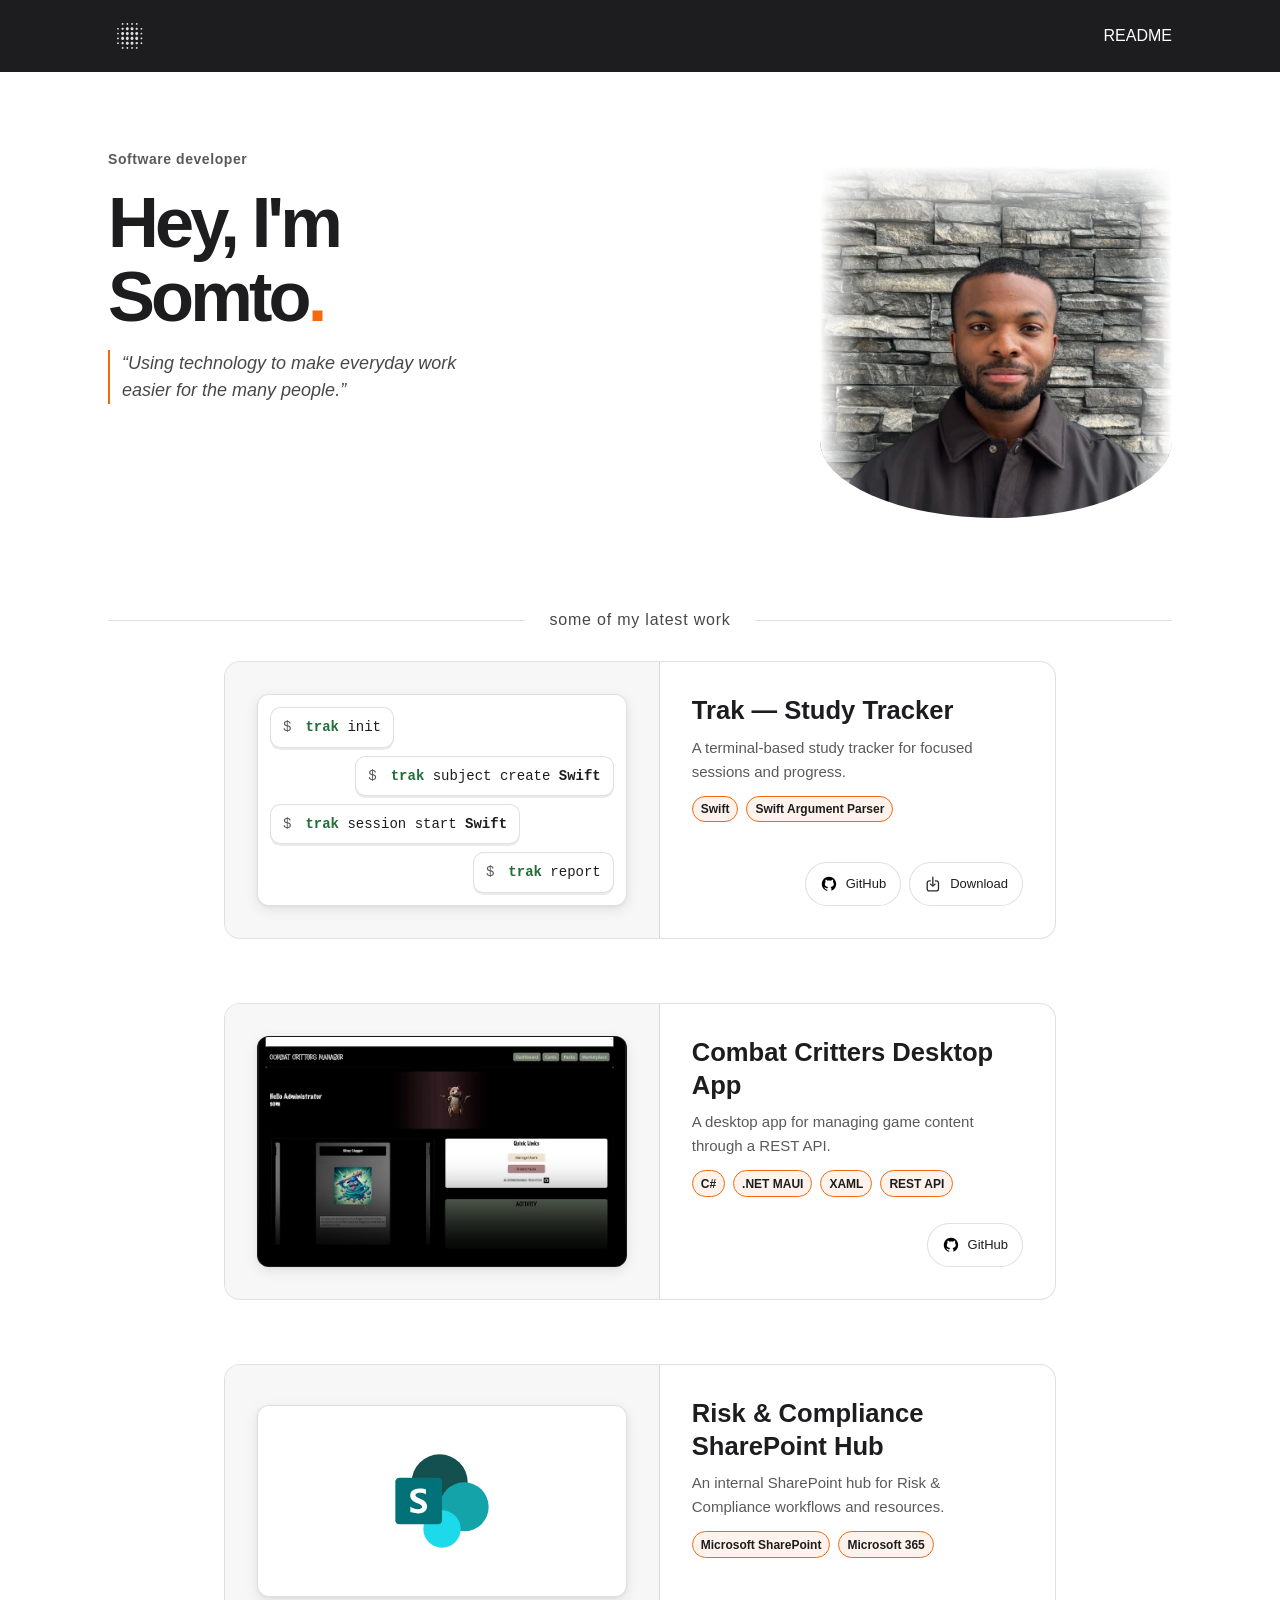
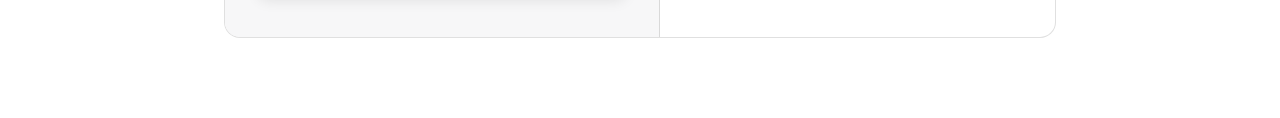
<file: index.html>
<!DOCTYPE html>
<html lang="en">
    <head>
        <link rel="stylesheet" href="css/global.css">
        <link rel="stylesheet" href="css/landing.css">
        <meta charset="UTF-8">
        <title>Somtochukwu Idafum</title>
        <meta name="viewport" content="width=device-width, initial-scale=1.0">
        <meta name="author" content="Somtochukwu Idafum">
        <meta name="description" content="Using technology to make everyday work easier for the many people.">
        <meta property="og:image" content="assets/images/headshot3.webp"/>
        <meta property="og:title" content="Somtochukwu Idafum"/>
        <meta property="og:description" content="Using technology to make everyday work easier for the many people."/>
        <meta property="og:url" content="https://somtoidafum.com" />
        <meta property="og:type" content="website" />
    </head>
    
    <body>
        <header class="home-header">
            <div class="home-header-inner">
                <a class="home-mark" href="index.html" aria-label="Somto — home">
                    <img src="assets/symbols/home-icon.svg" width="26" height="26" alt="">
                </a>
                <nav class="home-desktop-nav" aria-label="Primary navigation">
                    <a href="about.html">README</a>
                    
                </nav>
                <details class="home-mobile-menu">
                    <summary>Menu <span aria-hidden="true">＋</span></summary>
                    <nav aria-label="Primary navigation">
                        <a href="about.html">README</a>
                    </nav>
                </details>
            </div>
        </header>

        <main class="home-page site-main container">
            <section class="home-hero" aria-labelledby="home-hero-title">
                <div class="home-hero-profile">
                    <div class="home-hero-identity">
                        <p class="home-hero-tagline">Software developer</p>
                        <h1 id="home-hero-title" class="home-hero-title">Hey, I'm Somto<span>.</span></h1>
                    </div>
                    <div class="home-hero-media">
                        <img src="assets/images/headshot3.webp" width="4280" height="4292"
                            fetchpriority="high" alt="Portrait of Somtochukwu Idafum">
                    </div>
                </div>
                <blockquote class="home-hero-quote">
                    <p>“Using technology to make everyday work easier for the many people.”</p>
                </blockquote>
                <!-- <p class="home-hero-description">
                    Right now, I'm working on building an iOS app called Risk2 using <strong class="tech-highlight">Swift</strong> and <strong class="tech-highlight">SwiftUI</strong>.
                </p> -->
                <!-- <p class="home-hero-meta">Winnipeg, MB Canada</p> -->
            </section>

            <section id="featured-projects" class="featured-projects" aria-labelledby="featured-projects-title">
                <header class="featured-projects-heading">
                    <h2 id="featured-projects-title">some of my latest work</h2>
                </header>

                <article class="featured-project-card" aria-labelledby="trak-title">
                    <div class="featured-project-art" role="img" aria-label="Trak command examples: initialize a workspace, create a Swift subject, start a session, and view a report.">
                        <div class="trak-command-lines" aria-hidden="true">
                            <code><span>$</span> <span class="trak-command-name">trak</span> init</code>
                            <code><span>$</span> <span class="trak-command-name">trak</span> subject create <b>Swift</b></code>
                            <code><span>$</span> <span class="trak-command-name">trak</span> session start <b>Swift</b></code>
                            <code><span>$</span> <span class="trak-command-name">trak</span> report</code>
                        </div>
                    </div>

                    <div class="featured-project-footer">
                        <div class="featured-project-summary">
                            <!-- <p class="featured-project-category">Personal productivity project</p> -->
                            <h3 id="trak-title" class="featured-project-title">Trak — Study Tracker</h3>
                            <p class="featured-project-type">A terminal-based study tracker for focused sessions and progress.</p>
                            <ul class="featured-project-tools" aria-label="Built with">
                                <li>Swift</li>
                                <li>Swift Argument Parser</li>
                            </ul>
                        </div>
                        <div class="featured-project-actions">
                            <a href="https://github.com/idafum/Trak"
                                target="_blank" rel="noopener noreferrer"
                                aria-label="View Trak source code on GitHub" title="View on GitHub">
                                <img src="assets/symbols/github-icon.svg" alt="">
                                <span>GitHub</span>
                            </a>
                            <a href="https://github.com/idafum/Trak/releases"
                                target="_blank" rel="noopener noreferrer"
                                aria-label="Download the latest Trak release" title="Download release">
                                <img src="assets/symbols/square.and.arrow.down.svg" alt="">
                                <span>Download</span>
                            </a>
                        </div>
                    </div>
                </article>

               
                <article class="featured-project-card" aria-labelledby="combat-title">
                    <div class="featured-project-art">
                        <video class="featured-project-video" controls playsinline preload="none"
                            poster="assets/images/combat-critters-poster.jpg" width="1152" height="720"
                            aria-label="Combat Critters demo showing the administration dashboard, character cards, and pack creation">
                            <source src="assets/images/combat-critters-demo.mp4" type="video/mp4">
                            Your browser does not support embedded video.
                            <a href="assets/images/combat-critters-demo.mp4">Watch the Combat Critters demo.</a>
                        </video>
                    </div>
                    <div class="featured-project-footer">
                        <div class="featured-project-summary">
                            <!-- <p class="featured-project-category">Final university project</p> -->
                            <h3 id="combat-title" class="featured-project-title">Combat Critters Desktop App</h3>
                            <p class="featured-project-type">A desktop app for managing game content through a REST API.</p>
                            <ul class="featured-project-tools" aria-label="Built with">
                                <li>C#</li>
                                <li>.NET MAUI</li>
                                <li>XAML</li>
                                <li>REST API</li>
                            </ul>
                        </div>
                        <div class="featured-project-actions">
                            <a href="https://github.com/InternetEnemies/combatcritters-maui"
                                target="_blank" rel="noopener noreferrer"
                                aria-label="View Combat Critters desktop source code on GitHub" title="View on GitHub">
                                <img src="assets/symbols/github-icon.svg" alt="">
                                <span>GitHub</span>
                            </a>
                        </div>
                    </div>
                </article>

                 <article class="featured-project-card" aria-labelledby="sharepoint-title">
                    <div class="featured-project-art sharepoint-project-art">
                        <div class="sharepoint-logo-frame">
                            <img src="assets/symbols/sharepoint-logo.svg" width="96" height="96"
                                loading="lazy" alt="Microsoft SharePoint">
                        </div>
                    </div>
                    <div class="featured-project-footer">
                        <div class="featured-project-summary">
                            <!-- <p class="featured-project-category">Workplace process improvement project</p> -->
                            <h3 id="sharepoint-title" class="featured-project-title">Risk &amp; Compliance SharePoint Hub</h3>
                            <p class="featured-project-type">An internal SharePoint hub for Risk & Compliance workflows and resources.</p>
                            <ul class="featured-project-tools" aria-label="Built with">
                                <li>Microsoft SharePoint</li>
                                <li>Microsoft 365</li>
                            </ul>
                        </div>
                    </div>
                </article>
            </section>
        </main>
        
    </body>
</html>
</file>
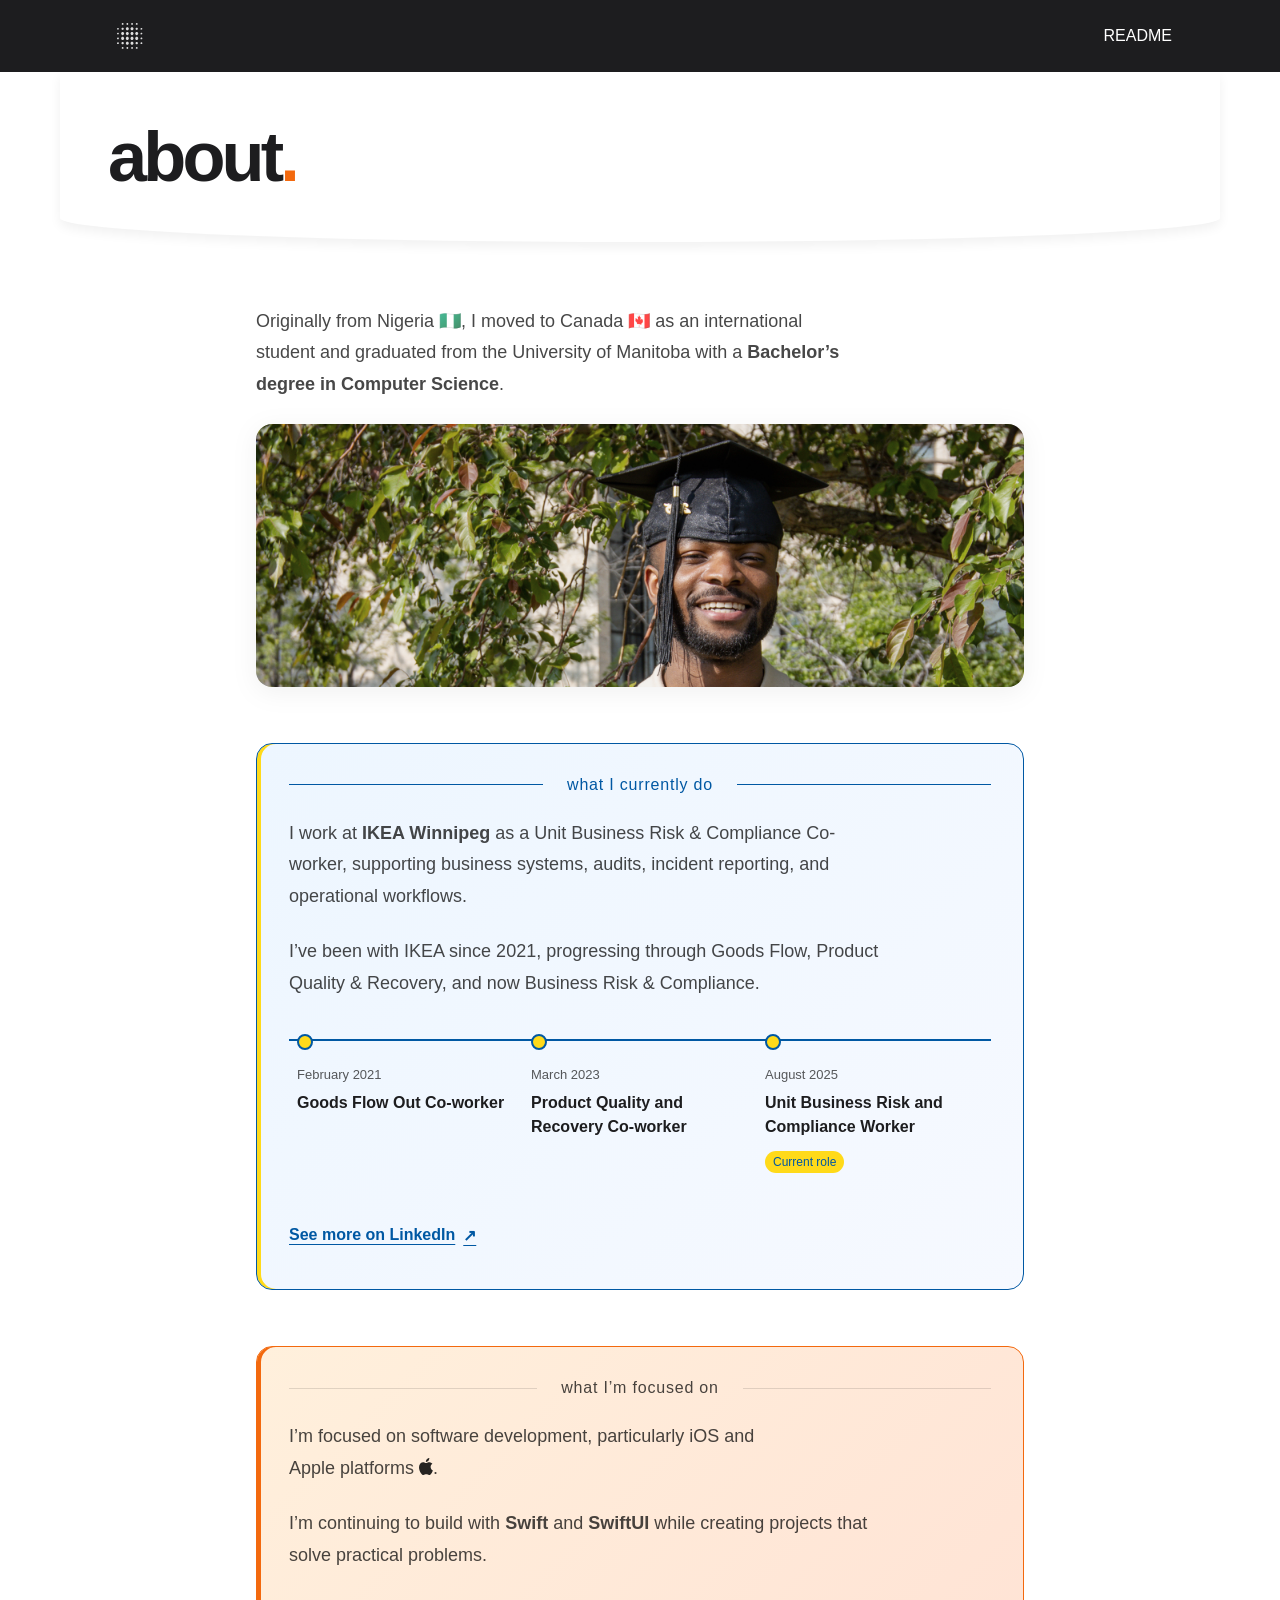
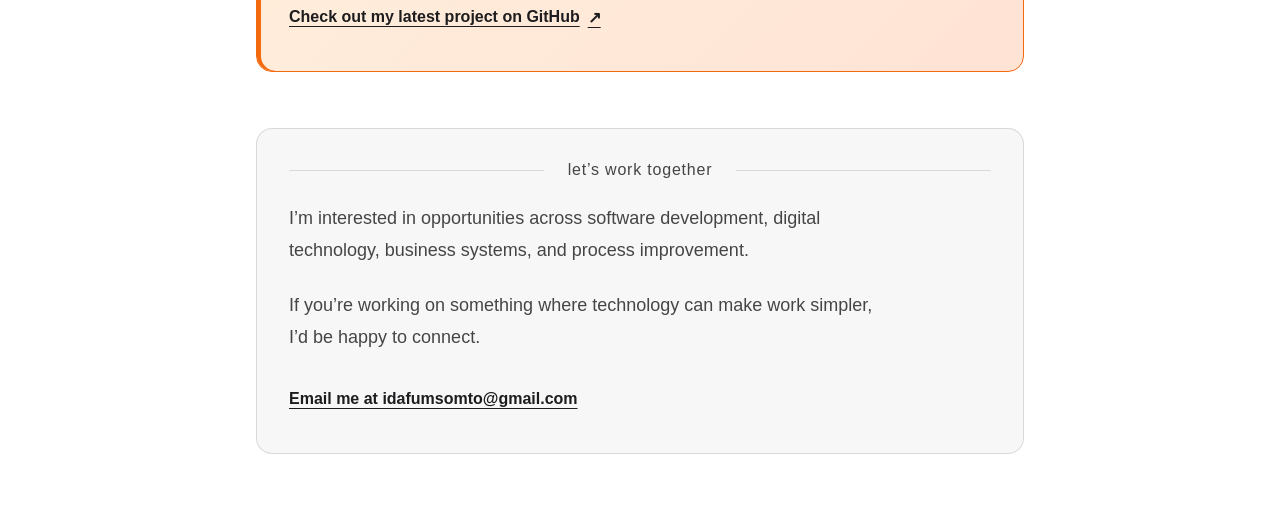
<file: about.html>
<!DOCTYPE html>
<html lang="en">
    <head>
        <link rel="stylesheet" href="css/global.css">
        <link rel="stylesheet" href="css/landing.css">
        <link rel="stylesheet" href="css/about.css">
        <meta charset="UTF-8">
        <title>About — Somtochukwu Idafum</title>
        <meta name="viewport" content="width=device-width, initial-scale=1.0">
        <meta name="author" content="Somtochukwu Idafum">
        <meta name="description" content="Using technology to make everyday work easier for the many people.">
        <meta property="og:image" content="assets/images/headshot3.webp"/>
        <meta property="og:title" content="Somtochukwu Idafum"/>
        <meta property="og:description" content="Using technology to make everyday work easier for the many people."/>
        <meta property="og:url" content="https://somtoidafum.com" />
        <meta property="og:type" content="website" />
    </head>

    <body>
        <header class="home-header">
            <div class="home-header-inner">
                <a class="home-mark" href="index.html" aria-label="Somto — home">
                    <img src="assets/symbols/home-icon.svg" width="26" height="26" alt="">
                </a>
                <nav class="home-desktop-nav" aria-label="Primary navigation">
                    <a href="about.html" aria-current="page">README</a>
                </nav>
                <details class="home-mobile-menu">
                    <summary>Menu <span aria-hidden="true">＋</span></summary>
                    <nav aria-label="Primary navigation">
                        <a href="about.html" aria-current="page">README</a>
                    </nav>
                </details>
            </div>
        </header>
        <main class="readme-page site-main container">
            <header class="readme-heading">
                <h1 class="home-hero-title">about<span>.</span></h1>
            </header>
            <div class="readme-story">
                <p>Originally from Nigeria <span aria-hidden="true">🇳🇬</span>, I moved to Canada <span aria-hidden="true">🇨🇦</span> as an international student and graduated from the University of Manitoba with a <strong>Bachelor’s degree in Computer Science</strong>.</p>
                <img class="readme-education-image" src="assets/images/about-hero.jpg"
                    width="1920" height="820" alt="Somto smiling outdoors in a graduation cap."
                    decoding="async">
                <section class="readme-work" aria-labelledby="readme-work-title">
                    <header class="featured-projects-heading">
                        <h2 id="readme-work-title">what I currently do</h2>
                    </header>
                    <p>I work at <strong>IKEA Winnipeg</strong> as a Unit Business Risk &amp; Compliance Co-worker, supporting business systems, audits, incident reporting, and operational workflows.</p>
                    <p>I’ve been with IKEA since 2021, progressing through Goods Flow, Product Quality &amp; Recovery, and now Business Risk &amp; Compliance.</p>
                    <div class="readme-timeline-scroll" role="region" aria-label="My IKEA timeline, scroll horizontally to explore" tabindex="0">
                        <ol class="readme-timeline" aria-label="Roles at IKEA">
                            <li>
                                <time datetime="2021-02">February 2021</time>
                                <h3>Goods Flow Out Co-worker</h3>
                            </li>
                            <li>
                                <time datetime="2023-03">March 2023</time>
                                <h3>Product Quality and Recovery Co-worker</h3>
                            </li>
                            <li>
                                <time datetime="2025-08">August 2025</time>
                                <h3>Unit Business Risk and Compliance Worker</h3>
                                <span class="readme-timeline-current">Current role</span>
                            </li>
                        </ol>
                    </div>
                    <a class="readme-linkedin" href="https://www.linkedin.com/in/somtochukwu-idafum-0538211a7/"
                        target="_blank" rel="noopener noreferrer">
                        See more on LinkedIn <span aria-hidden="true">↗</span>
                    </a>
                </section>
                <section class="readme-goals" aria-labelledby="readme-goals-title">
                    <header class="featured-projects-heading">
                        <h2 id="readme-goals-title">what I’m focused on</h2>
                    </header>
                    <p>I’m focused on software development, particularly iOS and <span class="readme-ios">Apple platforms <img class="readme-apple-logo" src="assets/symbols/apple.logo.svg" width="14" height="18" alt=""></span>.</p>
                    <p>I’m continuing to build with <strong>Swift</strong> and <strong>SwiftUI</strong> while creating projects that solve practical problems.</p>
                    <a class="readme-github" href="https://github.com/idafum"
                        target="_blank" rel="noopener noreferrer">
                        Check out my latest project on GitHub <span aria-hidden="true">↗</span>
                    </a>
                </section>
                <section class="readme-contact" aria-labelledby="readme-contact-title">
                    <header class="featured-projects-heading">
                        <h2 id="readme-contact-title">let’s work together</h2>
                    </header>
                    <p>I’m interested in opportunities across software development, digital technology, business systems, and process improvement.</p>
                    <p>If you’re working on something where technology can make work simpler, I’d be happy to connect.</p>
                    <a class="readme-email" href="mailto:idafumsomto@gmail.com">Email me at idafumsomto@gmail.com</a>
                </section>
            </div>
        </main>
    </body>

</html>
</file>
<file: css/global.css>
/* Contains global styles for my site*/

/* CSS Variables for consistent theming across the site */
:root {
  --font-sans: -apple-system, BlinkMacSystemFont, "Segoe UI", Roboto, sans-serif;
  --font-mono: 'SF Mono', SF Mono, Consolas, "Liberation Mono", Menlo, Courier, monospace;

  /* Colors */
  --color-page: #ffffff;
  --color-text: #000000;
  --color-text-strong: #1d1d1f;
  --color-text-medium: rgba(0, 0, 0, 0.72);
  --color-text-muted: rgba(0, 0, 0, 0.65);
  --color-text-soft: rgba(0, 0, 0, 0.58);
  --color-border: rgba(0, 0, 0, 0.08);
  --color-border-strong: rgba(0, 0, 0, 0.12);
  --color-surface: #f7f7f8;
  --color-nav-surface: #f5f5f5;
  --accent-color: #f3690e;
  --accent-color-muted: rgba(243, 105, 14, 0.08);

  /* Spacing */
  --space-1: 0.25rem;
  --space-2: 0.5rem;
  --space-3: 0.75rem;
  --space-4: 1rem;
  --space-6: 1.5rem;
  --space-8: 2rem;
  --space-12: 3rem;
  --space-16: 4rem;
  --space-20: 5rem;

  /* Radii */
  --radius-sm: 0.65rem;
  --radius-md: 0.75rem;
  --radius-lg: 1rem;
  --radius-pill: 999px;

  /* Layout */
  --container-padding: 0.5rem;
  --header-height-mobile: 60px;
  --header-height-desktop: 8vh;

  /* Typography */
  --project-title: clamp(1rem, 9vw, 2rem);
  
}

* {
    box-sizing: border-box;
    margin: 0;
    padding: 0;
}
body {
    font-family: var(--font-sans);
    min-height: 100vh;
    width: 100%;
    margin: 0 auto;
    color: var(--color-text);
    background: var(--color-page);
}

/* Global page shell shared by all pages. */
.site-main,
main {
    width: 100%;
}

/* Reserved for later page-level headings.
.page-title {
    font-family: var(--font-mono);
    font-size: 3rem;
    font-weight: 900;
    margin-top: 3rem;
}
*/

.container {
    width: 100%;
    margin-left: auto;
    margin-right: auto;
    padding-left: var(--container-padding);
    padding-right: var(--container-padding);
}

/* Header styles */
.page-header {
    position: sticky;
    top: 0;
    z-index: 10;
    border-bottom: 1px solid var(--color-border);
    min-height: var(--header-height-mobile);
    height: var(--header-height-desktop);
    background: var(--color-page);
}

/*Hidden checkbox for toggling the menu*/
.page-header #menu-toggle {
    display: none;
}

/*Flex container for header contents*/
.page-header .header-items {
    height: 100%;
    display: flex;
    z-index: 3;
    justify-content: space-between;
    padding: 0 var(--space-12) 0 var(--space-8);
    align-items: center;
    position: relative;
    background: var(--color-page);
}

/* Logo and navigation size */
#logo, #nav-icon{
    width: 1.625rem;
    height: 1.625rem;
}

.nav-button{
    cursor: pointer;
}

#nav-icon {
    transition: transform 0.5s ease;
}

.nav-menu {
    position: absolute;
    width: 100vw;
    height: auto;
    min-height: 120px;
    top: 100%;
    left: 50%;
    
    border-bottom-left-radius: 1rem;
    border-bottom-right-radius: 1rem;
    border-top: none;
    transform: translate(-50%, -100%);
    opacity: 0;
    visibility: hidden;
    transition: transform 0.5s ease, opacity 0.2s ease, visibility 0.2s ease;
    pointer-events: none;
    overflow: hidden;

    display: flex;
    flex-direction: column;
    padding: 0;
    gap: 0;
    justify-content: flex-start;
    align-items: stretch;
    background: var(--color-page);
    
}

.nav-menu a {
    display: flex;
    align-items: center;
    justify-content: center;
    width: 100%;
    padding: var(--space-4) var(--space-6);
    font-family: var(--font-mono);
    text-decoration: none;
    color: var(--color-text);
    background: var(--color-nav-surface);
    border-bottom: 1px solid var(--color-border);
}

.nav-menu a:last-child {
    border-bottom: none;
}
/* Toggle the mobile menu and rotate the menu icon. */
#menu-toggle:checked + .header-items .nav-button #nav-icon {
    transform: rotate(-180deg);
}
#menu-toggle:checked + .header-items .nav-menu {
    transform: translate(-50%, 0);
    opacity: 1;
    visibility: visible;
    pointer-events: auto;
}

@media (min-width: 768px) {
    .nav-button {
        display: none;
    }

    .nav-menu {
        position: static;
        width: auto;
        min-height: 0;
        transform: none;
        opacity: 1;
        visibility: visible;
        transition: none;
        pointer-events: auto;
        overflow: visible;

        flex-direction: row;
        align-items: center;
        gap: var(--space-8);

        background: transparent;
        border-radius: 0;
    }

    .nav-menu a {
        width: auto;
        padding: 0;
        color: var(--color-text);
        background: transparent;
        border-bottom: none;
    }

    #menu-toggle:checked + .header-items .nav-menu {
        transform: none;
    }
}
</file>
<file: css/landing.css>
/* Landing-page header and portrait-led introduction. */
html { scroll-behavior: smooth; }

.home-page {
    --home-gutter: clamp(1.25rem, 4vw, 3rem);
    --home-hero-title-font-size: clamp(1.4rem, 3vw, 2rem);
    max-width: 1160px;
    padding-inline: var(--home-gutter);
}

.home-header {
    position: sticky;
    top: 0;
    z-index: 10;
    color: #fff;
    background: var(--color-text-strong);
}

.home-header-inner {
    position: relative;
    max-width: 1160px;
    min-height: 64px;
    margin-inline: auto;
    padding-inline: clamp(1.25rem, 4vw, 3rem);
    display: flex;
    align-items: center;
    justify-content: space-between;
}

.home-mark {
    display: inline-flex;
    align-items: center;
    justify-content: center;
    min-width: 44px;
    min-height: 44px;
}

.home-mark img { display: block; filter: invert(1); }
.home-desktop-nav { display: none; }
.home-header a { color: inherit; text-decoration: none; }
.home-header a:hover { text-decoration: underline; text-underline-offset: 5px; }
.home-mobile-menu summary {
    min-height: 44px;
    display: flex;
    align-items: center;
    gap: var(--space-3);
    cursor: pointer;
    list-style: none;
    font-size: 0.9rem;
}
.home-mobile-menu summary::-webkit-details-marker { display: none; }
.home-mobile-menu summary span { font-size: 1.4rem; }
.home-mobile-menu[open] summary span { transform: rotate(45deg); }
.home-mobile-menu nav {
    position: absolute;
    top: 100%;
    inset-inline: 0;
    display: grid;
    padding: var(--space-2) var(--space-6) var(--space-4);
    background: var(--color-text-strong);
    border-top: 1px solid #444;
}
.home-mobile-menu nav a { padding: var(--space-4); }
.home-header :focus-visible,
.home-hero a:focus-visible {
    outline: 2px solid var(--accent-color);
    outline-offset: 4px;
}

.home-hero {
    /* The profile sticks within the main page as the projects scroll. */
    display: contents;
}
.home-hero-profile {
    position: sticky;
    top: 64px;
    z-index: 5;
    display: grid;
    grid-template-columns: minmax(0, 1fr) clamp(100px, 28vw, 120px);
    grid-template-areas: "identity portrait";
    align-items: center;
    gap: var(--space-6) var(--space-4);
    margin-inline: calc(-1 * var(--home-gutter));
    padding: var(--space-6) var(--home-gutter) var(--space-8);
    border-radius: 0 0 50% 50% / 0 0 1.5rem 1.5rem;
    background: var(--color-page);
    box-shadow: 0 5px 12px rgb(0 0 0 / 0.06);
}
.home-hero-identity {
    grid-area: identity;
    display: grid;
    gap: var(--space-2);
    min-width: 0;
}
.home-hero-tagline {
    font-size: 0.875rem;
    font-weight: 600;
    line-height: 1.5;
    letter-spacing: 0.04em;
    color: var(--color-text-muted);
}
.home-hero-title {
    max-width: 10ch;
    font-size: clamp(2rem, 8vw, 3rem);
    font-weight: 700;
    line-height: 1.05;
    letter-spacing: -0.055em;
    color: var(--color-text-strong);
    text-wrap: balance;
}
.home-hero-title span { color: var(--accent-color); }
.home-hero-quote {
    grid-area: quote;
    margin: var(--space-6) 0 0;
    padding-inline-start: var(--space-3);
    border-inline-start: 2px solid var(--accent-color);
    font-size: 0.9375rem;
    font-style: italic;
    line-height: 1.5;
    color: var(--color-text-medium);
    animation: home-quote-appear 650ms ease-out both;
}
@keyframes home-quote-appear {
    from { opacity: 0; transform: translateY(4px); }
    to { opacity: 1; transform: translateY(0); }
}
.home-hero-icon {
    width: 1rem;
    height: 1rem;
    vertical-align: -0.05em;
}
.home-hero-media {
    position: relative;
    grid-area: portrait;
    width: 100%;
    aspect-ratio: 1;
    border-radius: 0 0 50% 50% / 0 0 28% 28%;
    overflow: hidden;
    background: var(--color-surface);
}
/* Fade the stone backdrop into the page while retaining the curved base. */
.home-hero-media::after {
    content: "";
    position: absolute;
    inset: 0;
    pointer-events: none;
    background:
        linear-gradient(to bottom, var(--color-page), transparent 20%),
        linear-gradient(to right, var(--color-page), transparent 12%, transparent 88%, var(--color-page));
}
.home-hero-media img {
    display: block;
    width: 100%;
    height: 100%;
    object-fit: cover;
    object-position: center 75%;
  
    transform: scale(1.65);
    transform-origin: center 58%;
}

.featured-projects {
    min-height: calc(100svh - var(--header-height-mobile));
    display: grid;
    align-content: start;
    gap: var(--space-8);
    margin: var(--space-8) 0 var(--space-16);
    scroll-margin-top: 280px;
}

.featured-projects-heading {
    display: flex;
    align-items: center;
    gap: var(--space-3);
}
.featured-projects-heading::before,
.featured-projects-heading::after {
    content: "";
    flex: 1;
    height: 1px;
    background: var(--color-border-strong);
}
.featured-projects-heading h2 {
    font-family: var(--font-sans);
    font-size: 0.875rem;
    font-weight: 500;
    color: var(--color-text-medium);
    letter-spacing: 0.05em;

    text-align: center;
}

.featured-project-card {
    --featured-project-accent: var(--color-text-strong);
    display: grid;
    grid-template-columns: minmax(0, 1fr);
    border: 1px solid var(--color-border-strong);
    border-radius: var(--radius-lg);
    background: var(--color-page);
}

.featured-project-card + .featured-project-card {
    margin-block-start: clamp(1rem, 2.5vw, 2rem);
}

.featured-project-art {
    min-width: 0;
    padding: var(--space-8) clamp(1rem, 4vw, 2rem);
    border-radius: calc(var(--radius-lg) - 1px) calc(var(--radius-lg) - 1px) 0 0;
    border-bottom: 1px solid var(--color-border-strong);
    color: var(--color-text-strong);
    background: var(--color-surface);
}
.trak-command-lines {
    display: grid;
    grid-template-columns: minmax(0, 1fr);
    gap: var(--space-3);
    padding: var(--space-4);
    border: 1px solid var(--color-border-strong);
    border-radius: var(--radius-md);
    background: var(--color-page);
    box-shadow: 0 4px 14px rgb(0 0 0 / 0.09), 0 1px 3px rgb(0 0 0 / 0.05);
}
.featured-project-video {
    display: block;
    width: 100%;
    height: auto;
    aspect-ratio: 8 / 5;
    object-fit: contain;
    border: 1px solid var(--color-border-strong);
    border-radius: var(--radius-md);
    background: var(--color-text-strong);
    box-shadow: 0 4px 14px rgb(0 0 0 / 0.09), 0 1px 3px rgb(0 0 0 / 0.05);
}
.featured-project-video:focus-visible {
    outline: 2px solid var(--accent-color);
    outline-offset: 3px;
}
.trak-command-lines code {
    justify-self: start;
    max-width: 100%;
    padding: var(--space-3) var(--space-4);
    border: 1px solid var(--color-border-strong);
    border-radius: var(--radius-sm);
    background: var(--color-page);
    box-shadow: 0 2px 0 var(--color-border);
    font-family: var(--font-mono);
    font-size: clamp(0.7rem, 2.7vw, 1rem);
    line-height: 1.6;
    overflow-wrap: anywhere;
}
.trak-command-lines code:nth-child(even) { justify-self: end; }
.trak-command-lines code > span:first-child { color: var(--color-text-muted); margin-right: 0.4em; }
.trak-command-lines b { font-weight: 600; }
.trak-command-name { color: #216e3a; font-weight: 700; }
.sharepoint-project-art {
    display: grid;
    align-content: center;
}
.sharepoint-logo-frame {
    display: grid;
    place-items: center;
    min-height: 10rem;
    padding: var(--space-6);
    border: 1px solid var(--color-border-strong);
    border-radius: var(--radius-md);
    background: var(--color-page);
    box-shadow: 0 4px 14px rgb(0 0 0 / 0.09), 0 1px 3px rgb(0 0 0 / 0.05);
}
.sharepoint-logo-frame img {
    display: block;
    width: 6rem;
    height: 6rem;
}
.featured-project-title {
    font-size: clamp(1.125rem, 3vw, 1.5rem);
    line-height: 1.3;
    font-weight: 600;
    color: var(--color-text-strong);
}
.featured-project-category {
    justify-self: start;
    max-width: 100%;
    padding: 0.125rem 0.375rem;
    margin-bottom: var(--space-1);
    border: 1px solid var(--color-border-strong);
    border-radius: var(--radius-sm);
    background: var(--color-surface);
    color: var(--color-text-medium);
    font-size: 0.6875rem;
    font-weight: 600;
    line-height: 1.5;
}
.featured-project-footer {
    display: flex;
    align-items: flex-end;
    justify-content: space-between;
    gap: var(--space-3);
    padding: var(--space-4);
}
.featured-project-summary {
    min-width: 0;
    display: grid;
    gap: var(--space-1);
}
.featured-project-type {
    min-width: 0;
    font-size: 0.875rem;
    line-height: 1.5;
    color: var(--color-text-muted);
}
.featured-project-actions {
    display: flex;
    flex-shrink: 0;
    justify-content: flex-end;
    gap: var(--space-2);
}
.featured-project-tools {
    display: flex;
    flex-wrap: wrap;
    gap: var(--space-1);
    margin-top: var(--space-1);
    list-style: none;
}
.featured-project-tools li {
    padding: 0.125rem 0.375rem;
    border: 1px solid var(--accent-color);
    border-radius: var(--radius-pill);
    background: var(--accent-color-muted);
    color: var(--color-text-strong);
    font-size: 0.6875rem;
    font-weight: 600;
    line-height: 1.5;
}
.featured-project-actions a {
    width: 44px;
    height: 44px;
    display: inline-flex;
    align-items: center;
    justify-content: center;
    border: 1px solid var(--color-border-strong);
    border-radius: var(--radius-pill);
    color: var(--color-text-strong);
    text-decoration: none;
    background: var(--color-page);
    transition: transform 0.2s ease, border-color 0.2s ease;
}
.featured-project-actions img { width: 1.125rem; height: 1.125rem; display: block; }
.featured-project-actions span { display: none; }
.featured-project-actions a:hover {
    transform: translateY(-2px);
    border-color: var(--featured-project-accent);
}
.featured-project-actions a:focus-visible {
    outline: 2px solid var(--featured-project-accent);
    outline-offset: 3px;
}

@media (max-width: 767px) {
    .featured-project-card {
        width: 94%;
        max-width: 22rem;
        min-height: clamp(16rem, 40svh, 21rem);
        margin-inline: auto;
        grid-template-rows: minmax(min-content, 1fr) auto;
    }
    .featured-project-art {
        display: grid;
        align-content: center;
        padding: var(--space-4) var(--space-3);
    }
    .trak-command-lines {
        gap: var(--space-2);
        padding: var(--space-3);
    }
    .trak-command-lines code {
        padding: 0.375rem var(--space-2);
        font-size: 0.75rem;
        line-height: 1.4;
    }
    .featured-project-footer { padding: var(--space-3); gap: var(--space-2); }
    .featured-project-title { font-size: 1rem; }
    .featured-project-type { font-size: 0.8125rem; }
}

@media (min-width: 768px) {
    .home-header-inner { min-height: 72px; }
    .home-mobile-menu { display: none; }
    .home-desktop-nav { display: flex; gap: var(--space-8); }
    .home-desktop-nav a { display: inline-flex; align-items: center; min-height: 44px; }
    .home-hero {
        display: grid;
        grid-template-columns: minmax(0, 1.2fr) minmax(0, 0.8fr);
        grid-template-rows: 1fr 1fr;
        grid-template-areas: "identity portrait" "quote portrait";
        align-items: center;
        gap: var(--space-4) clamp(2rem, 5vw, 5rem);
        padding-block: clamp(3rem, 6vw, 5rem);
    }
    .home-hero-profile { display: contents; }
    .home-hero-identity { gap: var(--space-4); align-self: end; }
    .home-hero-title { font-size: clamp(3rem, 5.5vw, 4.5rem); }
    .home-hero-quote { max-width: 40ch; margin: 0; font-size: 1.125rem; align-self: start; }
    .home-hero-media {
        max-width: 22rem;
        aspect-ratio: 1;
        justify-self: end;
        border-radius: 0 0 50% 50% / 0 0 22% 22%;
    }
    .home-hero-media img { transform: scale(1.25); }

    .featured-projects {
        min-height: 0;
        gap: var(--space-8);
        margin: 0 0 var(--space-20);
        scroll-margin-top: 96px;
    }
    .featured-projects-heading { gap: var(--space-6); }
    .featured-projects-heading h2 { font-size: 1rem; }
    .featured-project-card {
        width: 100%;
        max-width: 52rem;
        margin-inline: auto;
        min-width: 0;
        grid-template-columns: minmax(0, 1.1fr) minmax(0, 1fr);
        align-items: stretch;
    }
    .featured-project-art {
        display: grid;
        align-content: center;
        min-height: 17rem;
        padding: var(--space-6);
        border-bottom: 0;
        border-right: 1px solid var(--color-border-strong);
        border-radius: calc(var(--radius-lg) - 1px) 0 0 calc(var(--radius-lg) - 1px);
    }
    .trak-command-lines { padding: var(--space-3); gap: var(--space-2); }
    .trak-command-lines code {
        padding: var(--space-2) var(--space-3);
        font-size: clamp(0.75rem, 1.1vw, 0.875rem);
    }
    .sharepoint-logo-frame { min-height: 12rem; }
    .sharepoint-logo-frame img { width: 7rem; height: 7rem; }
    .featured-project-footer {
        flex-direction: column;
        align-items: stretch;
        gap: var(--space-6);
        padding: var(--space-6);
    }
    .featured-project-summary { gap: var(--space-2); }
    .featured-project-title { font-size: clamp(1.25rem, 2vw, 1.625rem); }
    .featured-project-category { font-size: 0.75rem; }
    .featured-project-type { font-size: 0.9375rem; line-height: 1.6; }
    .featured-project-tools { gap: var(--space-2); }
    .featured-project-tools li { font-size: 0.75rem; padding: 0.2rem 0.5rem; }
    .featured-project-actions { flex-wrap: wrap; }
    .featured-project-actions a {
        width: auto;
        padding: 0.7rem 0.875rem;
        gap: var(--space-2);
        font-size: 0.8125rem;
    }
    .featured-project-actions span { display: inline; }
}

@media (min-width: 1024px) {
    .featured-project-art,
    .featured-project-footer { padding: var(--space-8); }
}

@media (prefers-reduced-motion: reduce) {
    html { scroll-behavior: auto; }
    .home-hero-quote { animation: none; }
    .featured-project-actions a { transition: none; }
    .featured-project-actions a:hover { transform: none; }
}
</file>
<file: css/about.css>
/* Personal README page and sticky title area. */
.readme-page {
    --readme-gutter: clamp(1.25rem, 4vw, 3rem);
    max-width: 1160px;
    min-height: calc(100svh - 64px);
    padding-inline: var(--readme-gutter);
}

.readme-heading {
    position: sticky;
    top: 64px;
    z-index: 5;
    margin-inline: calc(-1 * var(--readme-gutter));
    padding: var(--space-6) var(--readme-gutter) var(--space-8);
    border-radius: 0 0 50% 50% / 0 0 1.5rem 1.5rem;
    background: var(--color-page);
    box-shadow: 0 5px 12px rgb(0 0 0 / 0.06);
}

@media (min-width: 768px) {
    .readme-page { min-height: calc(100svh - 72px); }
    .readme-heading {
        top: 72px;
        padding-block: var(--space-12);
    }
}

.readme-story {
    display: grid;
    gap: var(--space-6);
    max-width: 48rem;
    margin: clamp(2rem, 5vw, 4rem) auto var(--space-16);
}

.readme-story p {
    max-width: 60ch;
    font-size: clamp(1rem, 2vw, 1.125rem);
    line-height: 1.75;
    color: var(--color-text-medium);
}

.readme-work {
    --work-blue: #0058a3;
    --work-yellow: #ffda1a;
    --accent-color: var(--work-blue);
    display: grid;
    min-width: 0;
    gap: var(--space-6);
    margin-top: var(--space-8);
    padding: clamp(1rem, 3vw, 2rem);
    border: 1px solid var(--work-blue);
    border-radius: var(--radius-lg);
    background: linear-gradient(135deg, #edf6ff, #f6f9ff);
    box-shadow: inset 4px 0 0 var(--work-yellow);
}

.readme-work .featured-projects-heading h2,
.readme-work .readme-linkedin {
    color: var(--work-blue);
}

.readme-work .featured-projects-heading::before,
.readme-work .featured-projects-heading::after {
    background: var(--work-blue);
}

.readme-goals {
    display: grid;
    min-width: 0;
    gap: var(--space-6);
    margin-top: var(--space-8);
    padding: clamp(1rem, 3vw, 2rem);
    border: 1px solid var(--accent-color);
    border-radius: var(--radius-lg);
    background: linear-gradient(135deg, #fff0dc, #ffe3d5);
    box-shadow: inset 4px 0 0 var(--accent-color);
}

.readme-contact {
    display: grid;
    min-width: 0;
    gap: var(--space-6);
    margin-top: var(--space-8);
    padding: clamp(1rem, 3vw, 2rem);
    border: 1px solid var(--color-border-strong);
    border-radius: var(--radius-lg);
    background: var(--color-surface);
}

.readme-email {
    overflow-wrap: anywhere;
}

.readme-ios {
    white-space: nowrap;
}

.readme-apple-logo {
    display: inline-block;
    width: auto;
    height: 1em;
    vertical-align: -0.1em;
}

.readme-linkedin,
.readme-github,
.readme-email {
    display: inline-flex;
    align-items: center;
    gap: var(--space-2);
    justify-self: start;
    min-height: 44px;
    color: var(--color-text-strong);
    font-weight: 600;
    text-underline-offset: 4px;
}

.readme-linkedin:hover,
.readme-github:hover,
.readme-email:hover {
    text-decoration-thickness: 2px;
}

.readme-linkedin:focus-visible,
.readme-github:focus-visible,
.readme-email:focus-visible {
    outline: 2px solid var(--accent-color);
    outline-offset: 4px;
}

.readme-timeline-scroll {
    min-width: 0;
    overflow-x: auto;
    padding-block: var(--space-2) var(--space-4);
}

.readme-timeline-scroll:focus-visible {
    outline: 2px solid var(--accent-color);
    outline-offset: 4px;
}

.readme-timeline {
    display: grid;
    grid-template-columns: repeat(3, minmax(12rem, 1fr));
    list-style: none;
    padding-top: var(--space-2);
}

.readme-timeline li {
    position: relative;
    border-top: 2px solid var(--work-blue);
    padding: var(--space-6) var(--space-4) 0 var(--space-2);
}

.readme-timeline li::before {
    content: "";
    position: absolute;
    top: -7px;
    left: var(--space-2);
    width: 12px;
    height: 12px;
    border-radius: 50%;
    background: var(--work-yellow);
    border: 2px solid var(--work-blue);
}

.readme-timeline time {
    font-size: 0.8125rem;
    color: var(--color-text-muted);
}

.readme-timeline h3 {
    margin-top: var(--space-2);
    font-size: 1rem;
    font-weight: 600;
    line-height: 1.5;
    color: var(--color-text-strong);
}

.readme-timeline-current {
    display: inline-block;
    margin-top: var(--space-3);
    padding: var(--space-1) var(--space-2);
    border-radius: var(--radius-pill);
    background: var(--work-yellow);
    color: var(--work-blue);
    font-size: 0.75rem;
}

.readme-education-image {
    display: block;
    width: 100%;
    height: auto;
    /* Retain 80% of the original 1920 × 820 image height. */
    aspect-ratio: 1920 / 656;
    object-fit: cover;
    object-position: 60% 20%;
    border-radius: var(--radius-lg);
    filter: grayscale(20%) drop-shadow(0 5px 12px rgb(0 0 0 / 0.06));
}

/* Earlier resume section styles. */
:root {
    --section-heading-font-size: clamp(1rem, 5vw, 2rem);
}

.about-page {
    display: grid;
    gap: var(--space-8);
    margin-top: var(--space-6);
    margin-left: auto;
    margin-right: auto;
    margin-bottom: var(--space-12);
    width: calc(100% - var(--space-4));
    padding-left: var(--space-3);
    padding-right: var(--space-3);
    padding-top: var(--space-8);
    padding-bottom: var(--space-16);
    border: 1px solid var(--color-border);
    border-radius: var(--radius-md);
    background: var(--color-page);
    border-top: 3px solid var(--accent-color);
}

.about-page-actions {
    display: flex;
    justify-content: flex-end;
}

.download-resume-link {
    width: fit-content;
    border: 1px solid var(--accent-color);
    border-radius: var(--radius-pill);
    padding: 0.7rem 1rem;
    font-family: var(--font-mono);
    font-size: 0.78rem;
    color: var(--color-page);
    text-decoration: none;
    background: var(--accent-color);
    transition: transform 0.2s ease, opacity 0.2s ease;
}

.download-resume-link:hover {
    transform: translateY(-2px);
    opacity: 0.9;
}

/* Each section uses the same structure: heading block, then content block. */
.about-section {
    display: grid;
    gap: var(--space-4);
    padding-bottom: var(--space-8);
    border-bottom: 1px solid var(--color-border);
}

.section-heading {
    display: grid;
    gap: var(--space-2);
}

.section-kicker {
    font-family: var(--font-mono);
    font-size: 0.75rem;
    letter-spacing: 0.08em;
    color: var(--color-text-soft);
}

.section-heading h2 {
    font-size: var(--section-heading-font-size);
    line-height: 1;
    font-weight: 600;
}

.section-content {
    display: grid;
    gap: var(--space-4);
}



.about-item,
.education-item {
    display: grid;
    gap: var(--space-2);
    padding: var(--space-4);
    border: 1px solid var(--color-border);
    border-radius: var(--radius-md);
    background: var(--color-surface);
}

.about-item:hover,
.education-item:hover {
    transform: translateY(-2px);
    border-color: var(--accent-color);
}


.item-meta {
    font-family: var(--font-mono);
    font-size: 0.78rem;
    color: var(--color-text-muted);
}

.about-item h3,
.education-item h3 {
    font-size: 1.15rem;
    line-height: 1.25;
    font-weight: 500;
}

.about-item p:not(.item-meta),
.education-item p:last-child {
    font-weight: 300;
    line-height: 1.5;
    color: var(--color-text-medium);
}

.experience-item {
    gap: var(--space-3);
}

.skill-tags {
    display: flex;
    flex-wrap: wrap;
    gap: var(--space-2);
    list-style: none;
}

.skill-tags li {
    border: 1px solid var(--color-border);
    border-radius: var(--radius-pill);
    padding: 0.55rem 0.75rem;
    font-family: var(--font-mono);
    font-size: 0.78rem;
    color: var(--color-text-strong);
    background: var(--color-surface);
    transition: transform 0.2s ease, border-color 0.2s ease;
}

.skill-tags li:hover {
    transform: translateY(-2px);
    border-color: var(--accent-color);
}

.skill-tags li.skill-business {
    background: #e8f1ff;
    border-color: #b7d4ff;
}

.skill-tags li.skill-operations {
    background: #e7f8f3;
    border-color: #aee7d7;
}

.skill-tags li.skill-compliance {
    background: #fff2cc;
    border-color: #f4d675;
}

.skill-tags li.skill-development {
    background: #f1ecff;
    border-color: #d3c4ff;
}

.skill-tags li.skill-tooling {
    background: #ffe8e2;
    border-color: #f4b8aa;
}

.skill-tags li.skill-web {
    background: #eaf7df;
    border-color: #bee6a4;
}

@media (min-width: 768px) {
    .about-page {
        gap: var(--space-12);
        margin-top: var(--space-8);
        margin-bottom: var(--space-16);
        width: calc(100% - var(--space-12));
        padding-left: var(--space-6);
        padding-right: var(--space-6);
        padding-top: var(--space-12);
        padding-bottom: var(--space-20);
    }

    .about-section {
        grid-template-columns: minmax(7rem, 0.25fr) minmax(0, 1fr);
        gap: var(--space-4);
        padding-bottom: var(--space-12);
    }

    .section-heading {
        position: sticky;
        top: calc(var(--header-height-desktop) + var(--space-4));
        align-self: start;
    }

    .about-item,
    .education-item {
        padding: var(--space-6);
    }
}
</file>
